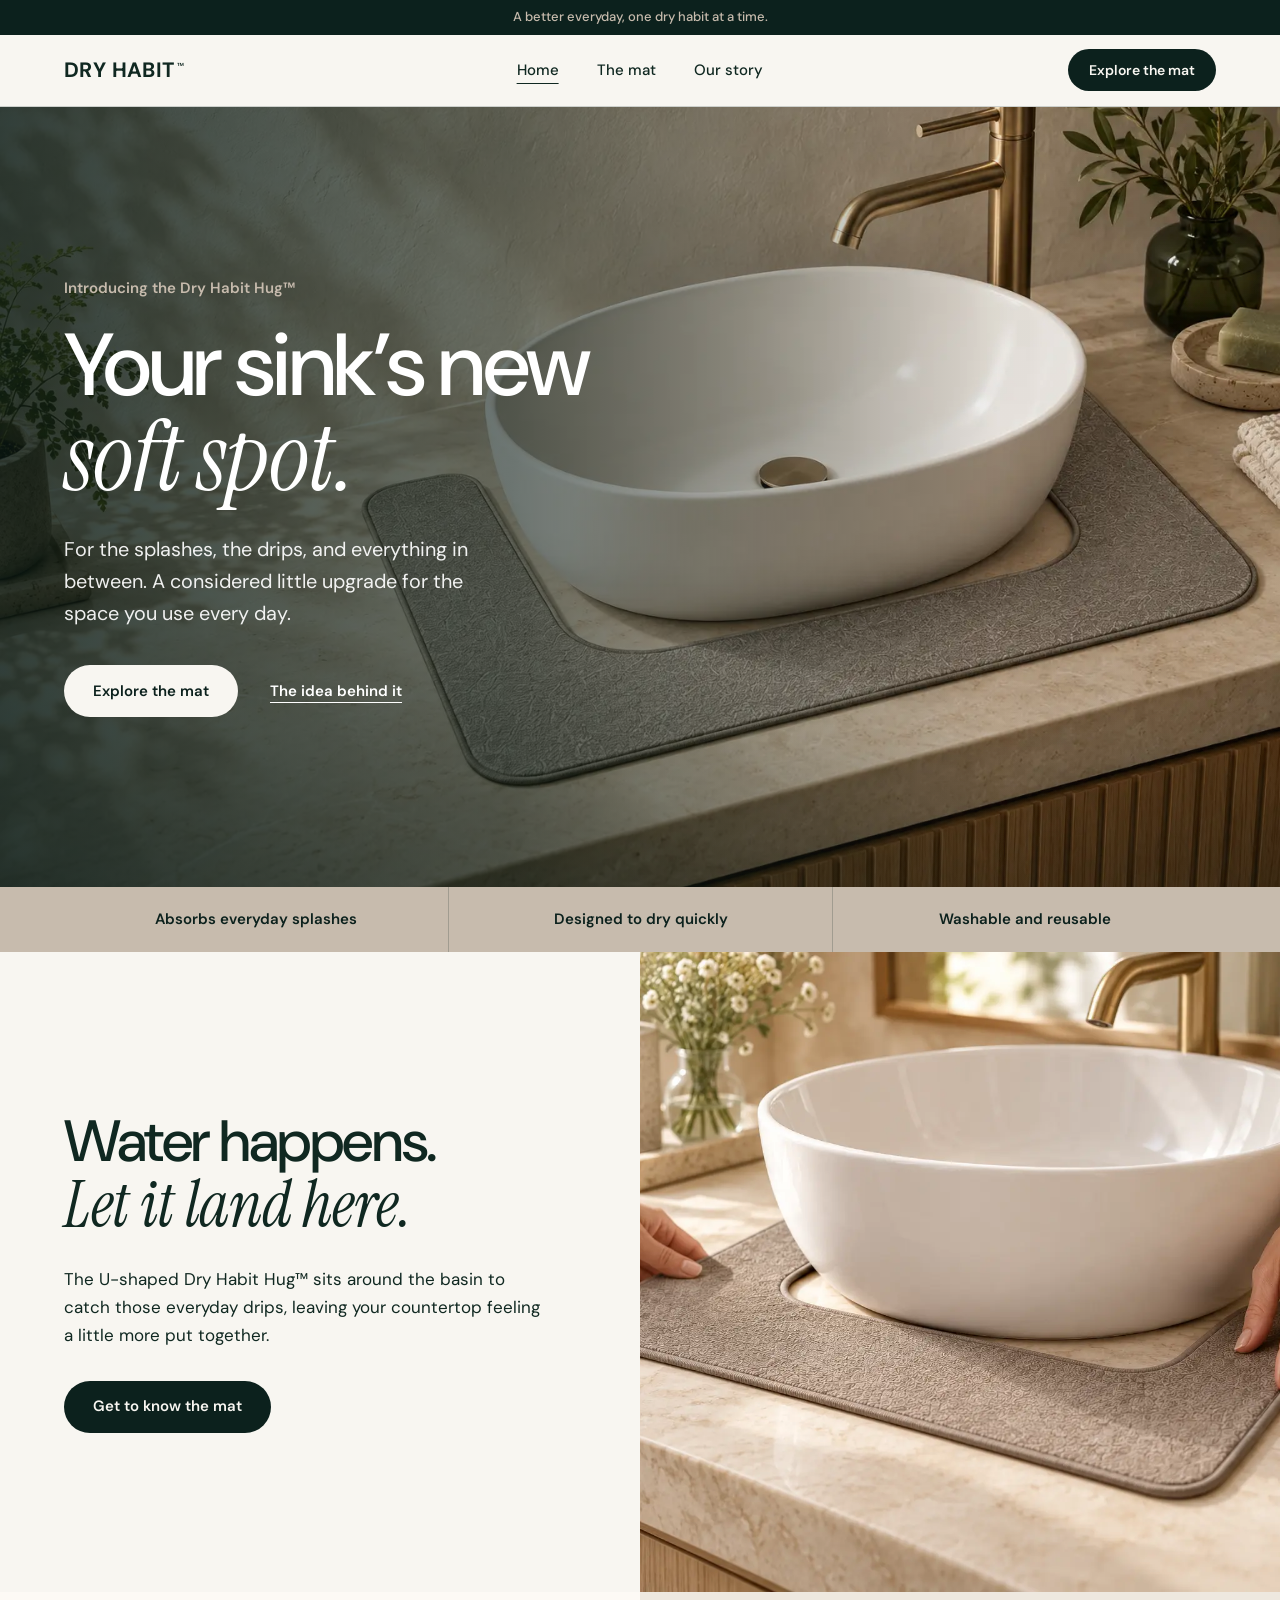
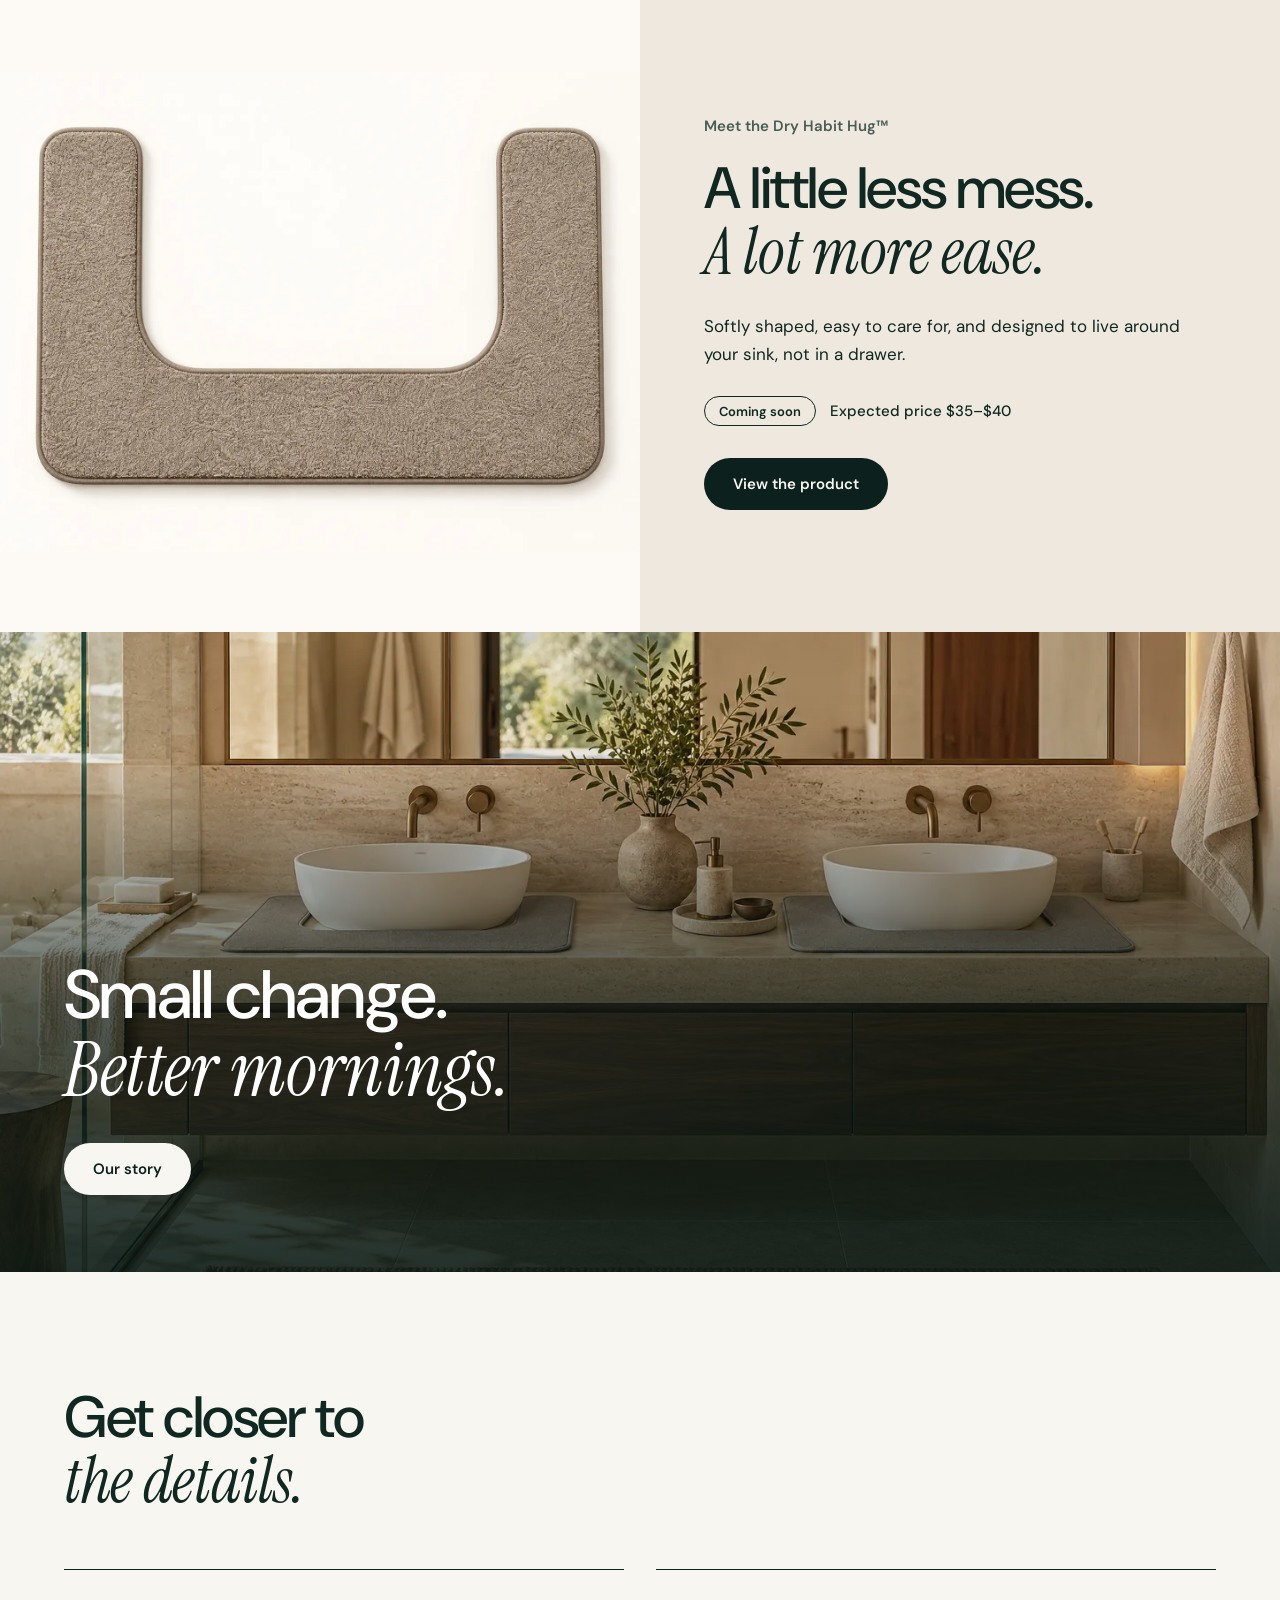
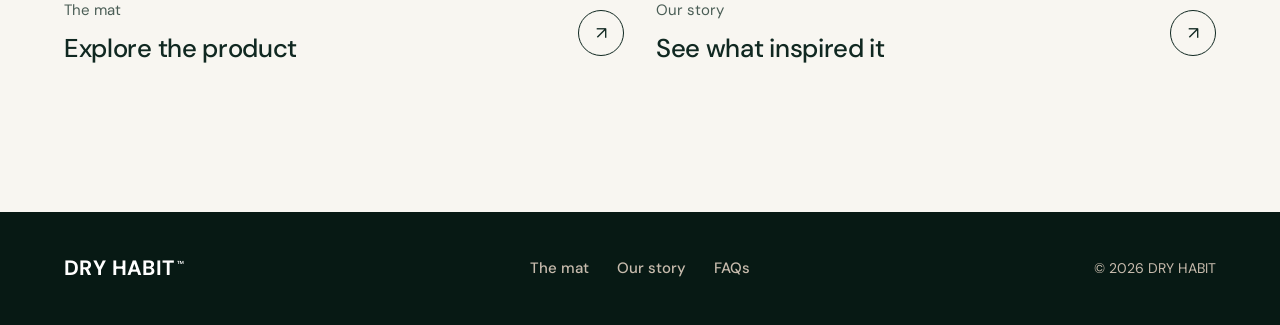
<file: index.html>
<!doctype html>
<html lang="en">
<head>
<meta charset="utf-8">
<meta name="viewport" content="width=device-width,initial-scale=1">
<meta name="theme-color" content="#0c211d">
<title>Dry Habit — A better everyday</title>
<meta name="description" content="Dry Habit Hug™ is a considered bathroom vanity mat that catches everyday splashes around the sink.">
<meta property="og:type" content="website">
<meta property="og:title" content="Dry Habit — A better everyday">
<meta property="og:description" content="Dry Habit Hug™ is a considered bathroom vanity mat that catches everyday splashes around the sink.">
<meta property="og:image" content="https://oliviahaliulin.github.io/DRYHABIT/assets/dry-habit-vanity.webp">
<link rel="icon" href="data:image/svg+xml,%3Csvg xmlns='http://www.w3.org/2000/svg' viewBox='0 0 32 32'%3E%3Crect width='32' height='32' rx='7' fill='%230c211d'/%3E%3Cpath d='M10 8h6a8 8 0 0 1 0 16h-6z' fill='none' stroke='%23c7bbad' stroke-width='3'/%3E%3C/svg%3E">
<link rel="preconnect" href="https://fonts.googleapis.com">
<link rel="preconnect" href="https://fonts.gstatic.com" crossorigin>
<link href="https://fonts.googleapis.com/css2?family=DM+Sans:opsz,wght@9..40,400;9..40,500;9..40,600;9..40,700&family=Instrument+Serif:ital@0;1&display=swap" rel="stylesheet">
<link rel="stylesheet" href="styles.css">
</head>
<body>
<a class="skip-link" href="#main">Skip to content</a>
<div class="progress" aria-hidden="true"></div>
<div class="announcement">A better everyday, one dry habit at a time.</div>
<header class="header">
  <a href="index.html" class="logo" aria-label="Dry Habit home">DRY HABIT<sup>™</sup></a>
  <nav class="desktop-links" aria-label="Main navigation"><a href="index.html" aria-current="page">Home</a><a href="product.html">The mat</a><a href="story.html">Our story</a></nav>
  <a class="pill pill-dark pill-sm nav-action" href="product.html">Explore the mat</a>
  <button class="menu-button" type="button" aria-expanded="false" aria-controls="mobile-menu" aria-label="Open menu"><span></span><span></span></button>
</header>
<nav class="mobile-menu" id="mobile-menu" aria-label="Mobile navigation" hidden><a href="index.html" aria-current="page">Home</a><a href="product.html">The mat</a><a href="story.html">Our story</a></nav>
<main id="main">

<section class="hero" aria-labelledby="hero-heading">
  <img class="hero-photo" src="assets/dry-habit-vanity.webp" width="1536" height="1024" alt="Taupe U-shaped mat placed around a white vessel sink on a stone vanity" fetchpriority="high">
  <div class="hero-shade"></div>
  <div class="hero-content">
    <p class="overline light">Introducing the Dry Habit Hug™</p>
    <h1 id="hero-heading">Your sink’s new <em>soft spot.</em></h1>
    <p class="lede">For the splashes, the drips, and everything in between. A considered little upgrade for the space you use every day.</p>
    <div class="hero-actions">
      <a class="pill pill-light" href="product.html">Explore the mat</a>
      <a class="text-link" href="story.html">The idea behind it</a>
    </div>
  </div>
</section>

<ul class="benefit-bar" aria-label="Product highlights">
  <li>Absorbs everyday splashes</li>
  <li>Designed to dry quickly</li>
  <li>Washable and reusable</li>
</ul>

<section class="split home-feature" aria-labelledby="home-feature-title">
  <div class="split-copy">
    <h2 id="home-feature-title">Water happens. <em>Let it land here.</em></h2>
    <p>The U-shaped Dry Habit Hug™ sits around the basin to catch those everyday drips, leaving your countertop feeling a little more put together.</p>
    <a class="pill pill-dark" href="product.html">Get to know the mat</a>
  </div>
  <div class="split-media"><img src="assets/dry-habit-placement.webp" width="1536" height="1024" alt="Hands placing the mat around a vessel sink" loading="lazy"></div>
</section>

<section class="split home-product" aria-labelledby="home-product-title">
  <div class="split-media is-contain"><img src="assets/dry-habit-product.webp" width="1448" height="1086" alt="Overhead view of the U-shaped vanity mat" loading="lazy"></div>
  <div class="split-copy">
    <p class="overline">Meet the Dry Habit Hug™</p>
    <h2 id="home-product-title">A little less mess. <em>A lot more ease.</em></h2>
    <p>Softly shaped, easy to care for, and designed to live around your sink, not in a drawer.</p>
    <div class="price-tag"><span class="badge">Coming soon</span><span>Expected price $35–$40</span></div>
    <a class="pill pill-dark" href="product.html">View the product</a>
  </div>
</section>

<section class="banner" aria-labelledby="banner-title">
  <img src="assets/dry-habit-interior.webp" width="1536" height="1024" alt="Warm double-sink bathroom with vanity mats around each sink" loading="lazy">
  <div>
    <h2 id="banner-title">Small change. <em>Better mornings.</em></h2>
    <a class="pill pill-light" href="story.html">Our story</a>
  </div>
</section>

<section class="home-next" aria-labelledby="next-title">
  <h2 id="next-title">Get closer to <em>the details.</em></h2>
  <div class="next-links">
    <a href="product.html"><span>The mat</span><strong>Explore the product</strong><b aria-hidden="true">↗</b></a>
    <a href="story.html"><span>Our story</span><strong>See what inspired it</strong><b aria-hidden="true">↗</b></a>
  </div>
</section>

</main>
<footer class="footer">
  <a href="index.html" class="logo">DRY HABIT<sup>™</sup></a>
  <nav class="footer-links" aria-label="Footer"><a href="product.html">The mat</a><a href="story.html">Our story</a><a href="product.html#questions">FAQs</a></nav>
  <span class="footer-copy">© <span id="year">2026</span> DRY HABIT</span>
</footer>
<script src="site.js" defer></script>
</body>
</html>
</file>
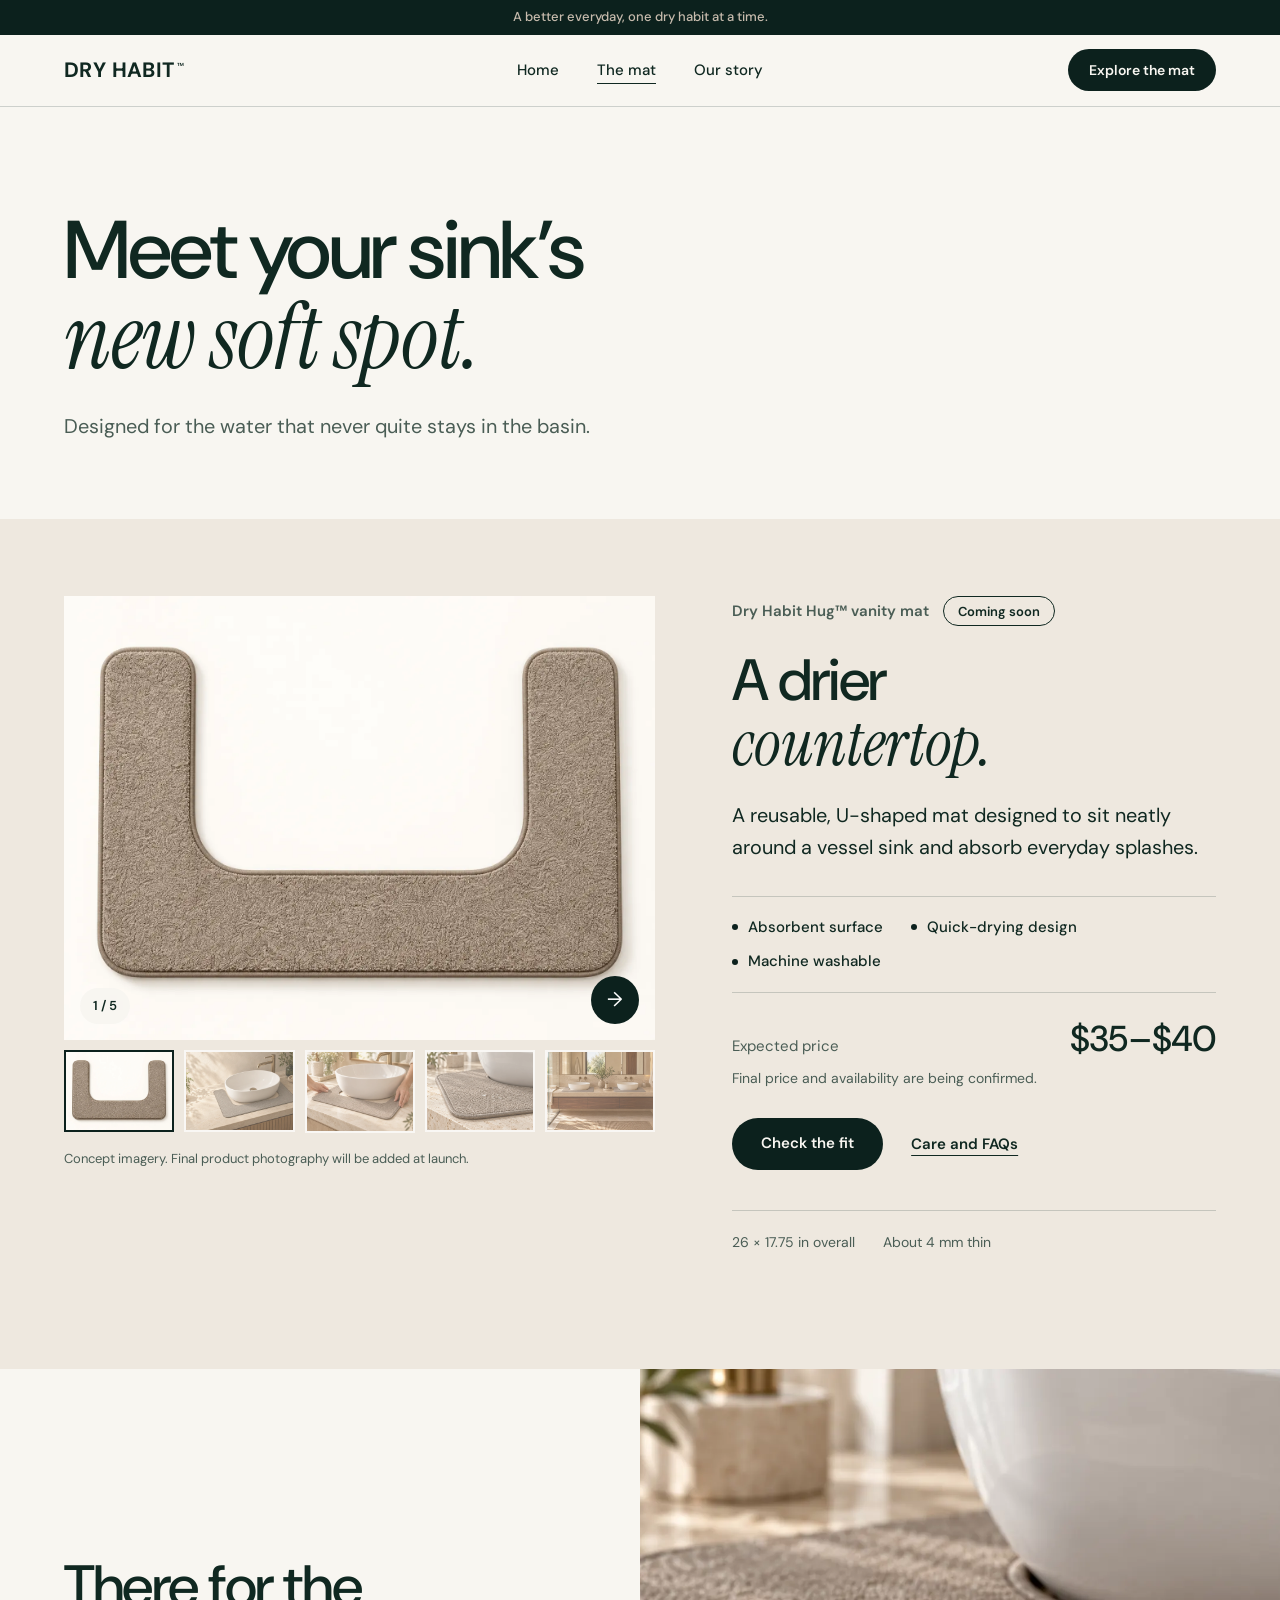
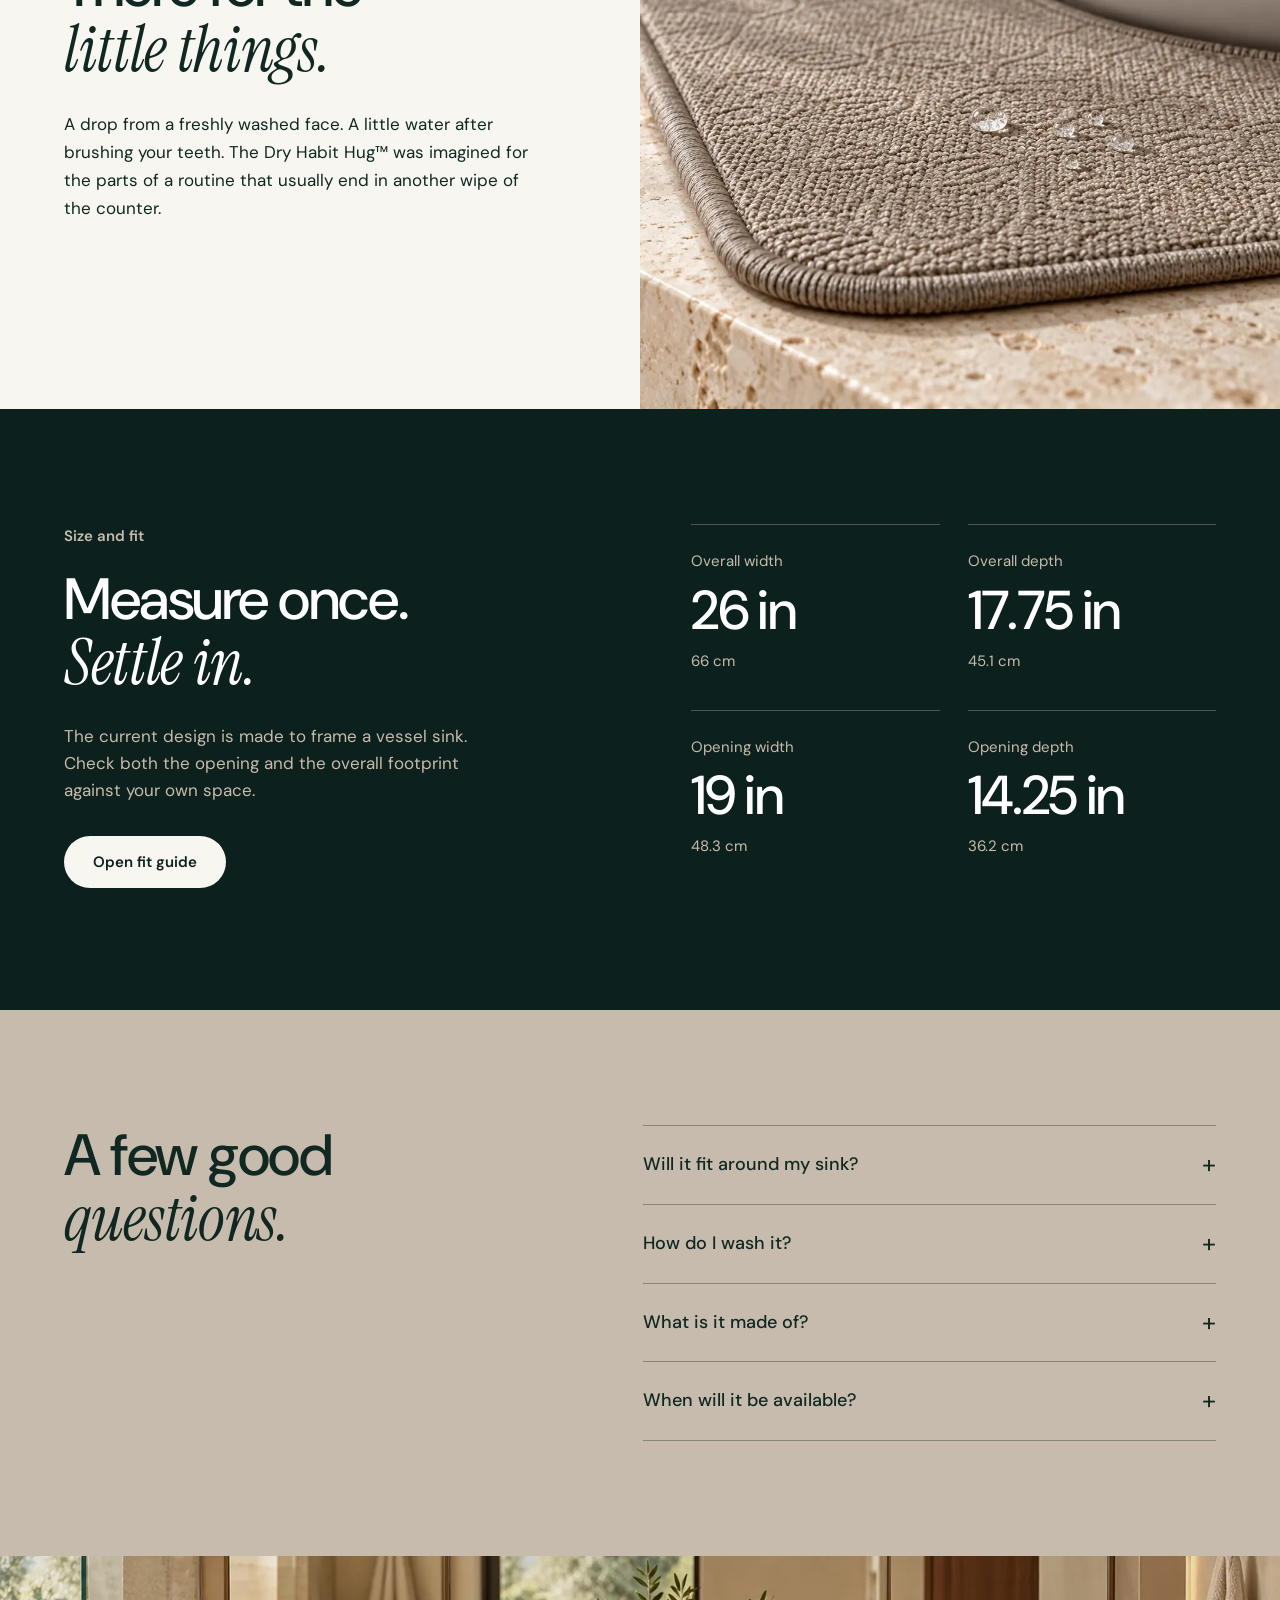
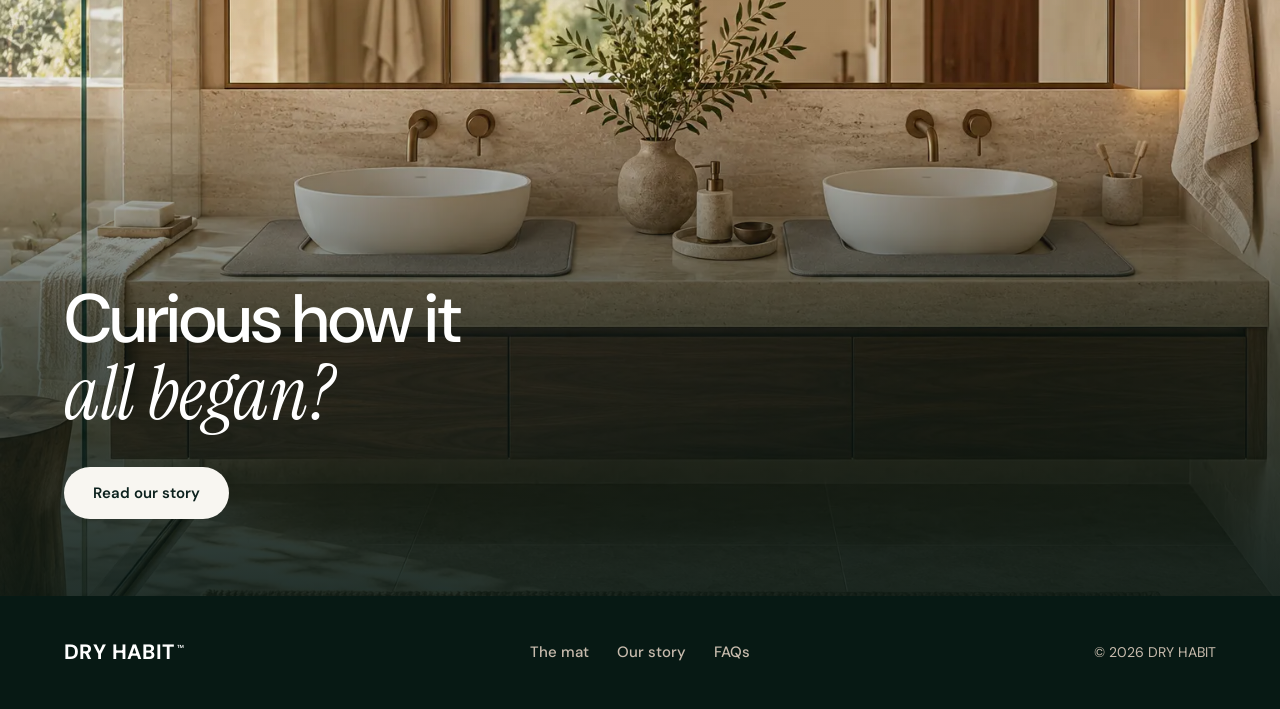
<file: product.html>
<!doctype html>
<html lang="en">
<head>
<meta charset="utf-8">
<meta name="viewport" content="width=device-width,initial-scale=1">
<meta name="theme-color" content="#0c211d">
<title>The mat — Dry Habit</title>
<meta name="description" content="Dry Habit Hug™ is a reusable U-shaped vanity mat that sits around a vessel sink. See sizing, care and fit details.">
<meta property="og:type" content="website">
<meta property="og:title" content="The mat — Dry Habit">
<meta property="og:description" content="Dry Habit Hug™ is a reusable U-shaped vanity mat that sits around a vessel sink. See sizing, care and fit details.">
<meta property="og:image" content="https://oliviahaliulin.github.io/DRYHABIT/assets/dry-habit-vanity.webp">
<link rel="icon" href="data:image/svg+xml,%3Csvg xmlns='http://www.w3.org/2000/svg' viewBox='0 0 32 32'%3E%3Crect width='32' height='32' rx='7' fill='%230c211d'/%3E%3Cpath d='M10 8h6a8 8 0 0 1 0 16h-6z' fill='none' stroke='%23c7bbad' stroke-width='3'/%3E%3C/svg%3E">
<link rel="preconnect" href="https://fonts.googleapis.com">
<link rel="preconnect" href="https://fonts.gstatic.com" crossorigin>
<link href="https://fonts.googleapis.com/css2?family=DM+Sans:opsz,wght@9..40,400;9..40,500;9..40,600;9..40,700&family=Instrument+Serif:ital@0;1&display=swap" rel="stylesheet">
<link rel="stylesheet" href="styles.css">
</head>
<body>
<a class="skip-link" href="#main">Skip to content</a>
<div class="progress" aria-hidden="true"></div>
<div class="announcement">A better everyday, one dry habit at a time.</div>
<header class="header">
  <a href="index.html" class="logo" aria-label="Dry Habit home">DRY HABIT<sup>™</sup></a>
  <nav class="desktop-links" aria-label="Main navigation"><a href="index.html">Home</a><a href="product.html" aria-current="page">The mat</a><a href="story.html">Our story</a></nav>
  <a class="pill pill-dark pill-sm nav-action" href="product.html">Explore the mat</a>
  <button class="menu-button" type="button" aria-expanded="false" aria-controls="mobile-menu" aria-label="Open menu"><span></span><span></span></button>
</header>
<nav class="mobile-menu" id="mobile-menu" aria-label="Mobile navigation" hidden><a href="index.html">Home</a><a href="product.html" aria-current="page">The mat</a><a href="story.html">Our story</a></nav>
<main id="main">

<div class="page-intro">
  <h1>Meet your sink’s <em>new soft spot.</em></h1>
  <p class="lede">Designed for the water that never quite stays in the basin.</p>
</div>

<section class="product" id="product" aria-labelledby="product-heading">
  <div class="product-gallery">
    <div class="gallery-stage">
      <img id="gallery-image" src="assets/dry-habit-product.webp" width="1448" height="1086" alt="Overhead view of the U-shaped Dry Habit mat on an ivory background">
      <span class="gallery-count" id="gallery-count">1 / 5</span>
      <button class="gallery-next" id="gallery-next" type="button" aria-label="Show next product image">→</button>
    </div>
    <div class="gallery-thumbs" role="group" aria-label="Product image gallery">
      <button class="thumb is-active" type="button" data-index="0" aria-label="Show product view" aria-pressed="true"><img src="assets/dry-habit-product.webp" width="1448" height="1086" alt=""></button>
      <button class="thumb" type="button" data-index="1" aria-label="Show mat around sink" aria-pressed="false"><img src="assets/dry-habit-vanity.webp" width="1536" height="1024" alt=""></button>
      <button class="thumb" type="button" data-index="2" aria-label="Show placement" aria-pressed="false"><img src="assets/dry-habit-placement.webp" width="1536" height="1024" alt=""></button>
      <button class="thumb" type="button" data-index="3" aria-label="Show texture detail" aria-pressed="false"><img src="assets/dry-habit-detail.webp" width="1448" height="1086" alt=""></button>
      <button class="thumb" type="button" data-index="4" aria-label="Show bathroom setting" aria-pressed="false"><img src="assets/dry-habit-interior.webp" width="1536" height="1024" alt=""></button>
    </div>
    <p class="gallery-note">Concept imagery. Final product photography will be added at launch.</p>
  </div>

  <div class="product-content">
    <div class="product-meta">
      <p class="overline">Dry Habit Hug™ vanity mat</p>
      <span class="badge">Coming soon</span>
    </div>
    <h2 id="product-heading">A drier <em>countertop.</em></h2>
    <p class="product-lede">A reusable, U-shaped mat designed to sit neatly around a vessel sink and absorb everyday splashes.</p>
    <ul class="product-points">
      <li>Absorbent surface</li>
      <li>Quick-drying design</li>
      <li>Machine washable</li>
    </ul>
    <div class="price-row"><span>Expected price</span><strong>$35–$40</strong></div>
    <p class="price-note">Final price and availability are being confirmed.</p>
    <div class="product-actions">
      <button class="pill pill-dark" id="fit-button" type="button">Check the fit</button>
      <a class="text-link" href="#questions">Care and FAQs</a>
    </div>
    <div class="product-mini"><span>26 × 17.75 in overall</span><span>About 4 mm thin</span></div>
  </div>
</section>

<section class="split product-editorial" aria-labelledby="editorial-title">
  <div class="split-copy">
    <h2 id="editorial-title">There for the <em>little things.</em></h2>
    <p>A drop from a freshly washed face. A little water after brushing your teeth. The Dry Habit Hug™ was imagined for the parts of a routine that usually end in another wipe of the counter.</p>
  </div>
  <div class="split-media"><img src="assets/dry-habit-detail.webp" width="1448" height="1086" alt="Close view of the textured mat surface and edge" loading="lazy"></div>
</section>

<section class="dimensions" id="dimensions" aria-labelledby="dimensions-title">
  <div>
    <p class="overline light">Size and fit</p>
    <h2 id="dimensions-title">Measure once. <em>Settle in.</em></h2>
    <p class="lede">The current design is made to frame a vessel sink. Check both the opening and the overall footprint against your own space.</p>
    <button class="pill pill-light" id="fit-button-secondary" type="button">Open fit guide</button>
  </div>
  <div class="dimension-grid">
    <div><span>Overall width</span><strong>26 in</strong><small>66 cm</small></div>
    <div><span>Overall depth</span><strong>17.75 in</strong><small>45.1 cm</small></div>
    <div><span>Opening width</span><strong>19 in</strong><small>48.3 cm</small></div>
    <div><span>Opening depth</span><strong>14.25 in</strong><small>36.2 cm</small></div>
  </div>
</section>

<section class="questions" id="questions" aria-labelledby="questions-heading">
  <h2 id="questions-heading">A few good <em>questions.</em></h2>
  <div class="question-list">
    <details><summary>Will it fit around my sink?<span aria-hidden="true">+</span></summary><p>The current design measures 26 × 17.75 inches overall, with a 19 × 14.25 inch opening. Measure the sink base and clear countertop space. Fit also depends on sink shape and placement.</p></details>
    <details><summary>How do I wash it?<span aria-hidden="true">+</span></summary><p>Machine wash cold and hang or lay flat to dry. Do not use bleach or fabric softener.</p></details>
    <details><summary>What is it made of?<span aria-hidden="true">+</span></summary><p>The final material composition is still being confirmed. We’ll publish the full material details before the product becomes available.</p></details>
    <details><summary>When will it be available?<span aria-hidden="true">+</span></summary><p>Availability and final pricing are still being confirmed. This page will be updated with purchase details when the mat is ready.</p></details>
  </div>
</section>

<section class="banner" aria-labelledby="cross-title">
  <img src="assets/dry-habit-interior.webp" width="1536" height="1024" alt="Double-sink bathroom featuring the mat" loading="lazy">
  <div>
    <h2 id="cross-title">Curious how it <em>all began?</em></h2>
    <a class="pill pill-light" href="story.html">Read our story</a>
  </div>
</section>

<dialog class="fit-dialog" id="fit-dialog" aria-labelledby="fit-title">
  <button class="dialog-close" id="dialog-close" type="button" aria-label="Close fit guide">×</button>
  <p class="overline">Before you buy</p>
  <h2 id="fit-title">Find your fit.</h2>
  <p>Measure your sink base and the clear counter space around it. The opening and overall footprint both need room to sit flat.</p>
  <div class="fit-measures">
    <div><span>Overall mat</span><strong>26 × 17.75 in</strong><small>66 × 45.1 cm</small></div>
    <div><span>Inner opening</span><strong>19 × 14.25 in</strong><small>48.3 × 36.2 cm</small></div>
  </div>
  <p class="fit-caveat">Dimensions are from the current design. Fit depends on sink shape and placement; measure before purchasing.</p>
  <button class="pill pill-dark" id="dialog-done" type="button">Got it</button>
</dialog>

</main>
<footer class="footer">
  <a href="index.html" class="logo">DRY HABIT<sup>™</sup></a>
  <nav class="footer-links" aria-label="Footer"><a href="product.html">The mat</a><a href="story.html">Our story</a><a href="product.html#questions">FAQs</a></nav>
  <span class="footer-copy">© <span id="year">2026</span> DRY HABIT</span>
</footer>
<script src="site.js" defer></script>
</body>
</html>
</file>
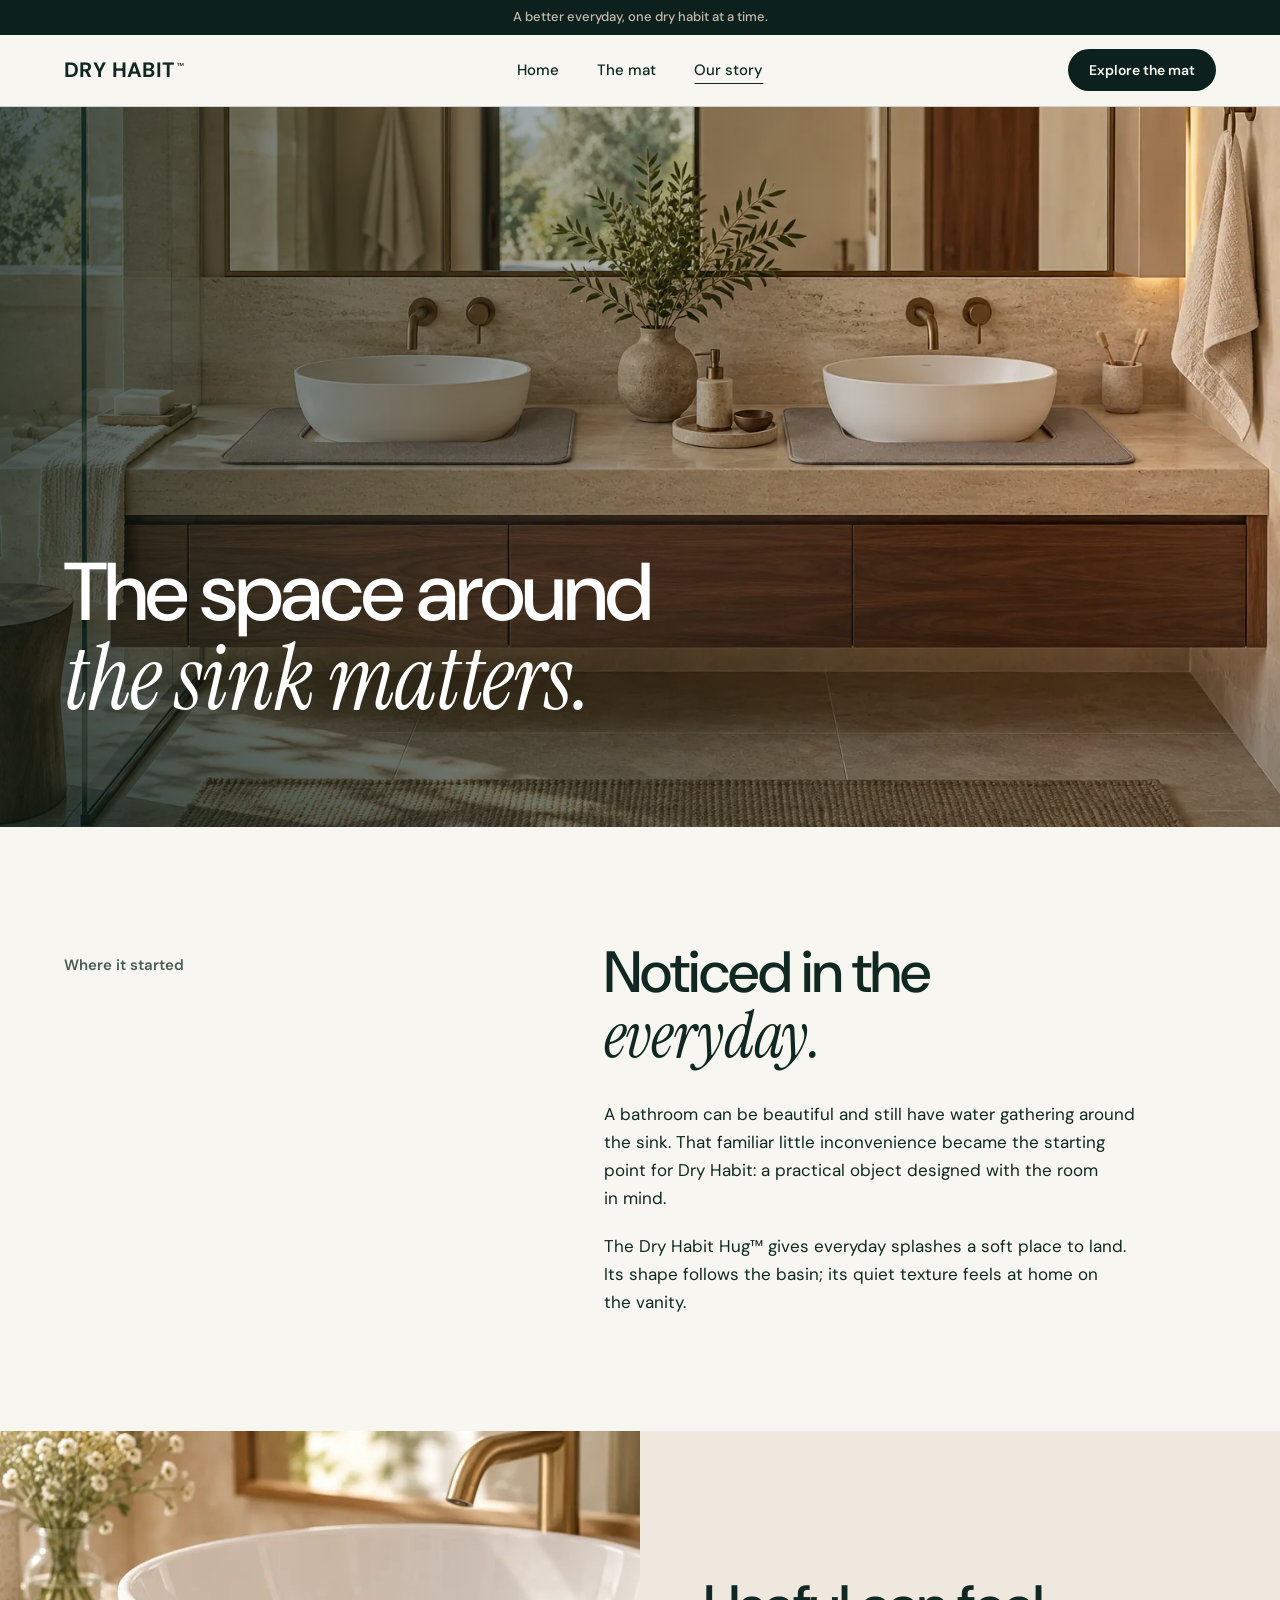
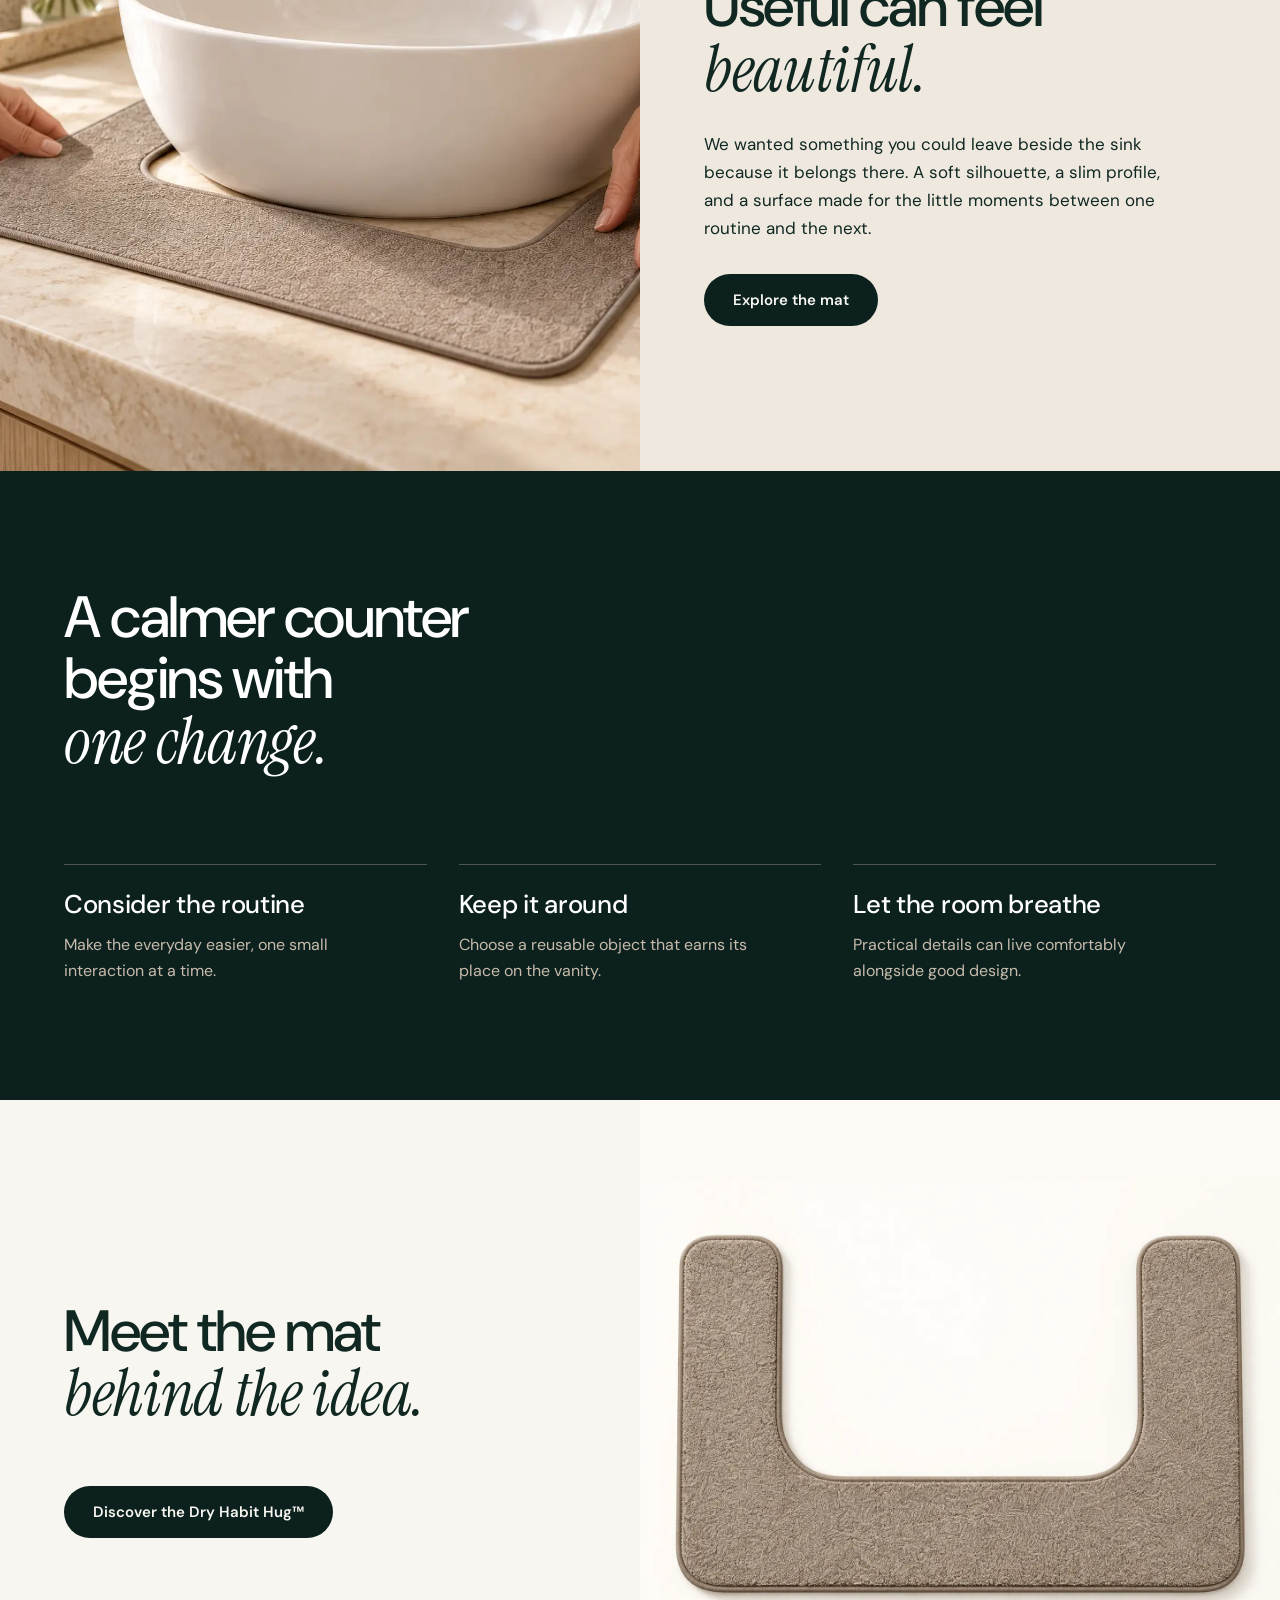
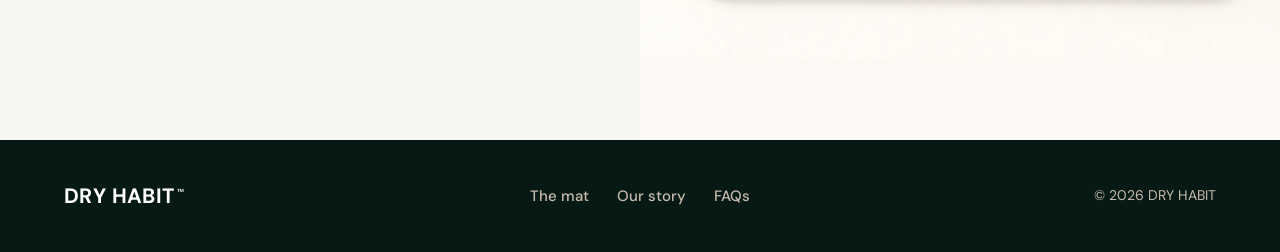
<file: story.html>
<!doctype html>
<html lang="en">
<head>
<meta charset="utf-8">
<meta name="viewport" content="width=device-width,initial-scale=1">
<meta name="theme-color" content="#0c211d">
<title>Our story — Dry Habit</title>
<meta name="description" content="The space around the sink matters. Learn where the Dry Habit Hug™ started and the thinking behind it.">
<meta property="og:type" content="website">
<meta property="og:title" content="Our story — Dry Habit">
<meta property="og:description" content="The space around the sink matters. Learn where the Dry Habit Hug™ started and the thinking behind it.">
<meta property="og:image" content="https://oliviahaliulin.github.io/DRYHABIT/assets/dry-habit-vanity.webp">
<link rel="icon" href="data:image/svg+xml,%3Csvg xmlns='http://www.w3.org/2000/svg' viewBox='0 0 32 32'%3E%3Crect width='32' height='32' rx='7' fill='%230c211d'/%3E%3Cpath d='M10 8h6a8 8 0 0 1 0 16h-6z' fill='none' stroke='%23c7bbad' stroke-width='3'/%3E%3C/svg%3E">
<link rel="preconnect" href="https://fonts.googleapis.com">
<link rel="preconnect" href="https://fonts.gstatic.com" crossorigin>
<link href="https://fonts.googleapis.com/css2?family=DM+Sans:opsz,wght@9..40,400;9..40,500;9..40,600;9..40,700&family=Instrument+Serif:ital@0;1&display=swap" rel="stylesheet">
<link rel="stylesheet" href="styles.css">
</head>
<body>
<a class="skip-link" href="#main">Skip to content</a>
<div class="progress" aria-hidden="true"></div>
<div class="announcement">A better everyday, one dry habit at a time.</div>
<header class="header">
  <a href="index.html" class="logo" aria-label="Dry Habit home">DRY HABIT<sup>™</sup></a>
  <nav class="desktop-links" aria-label="Main navigation"><a href="index.html">Home</a><a href="product.html">The mat</a><a href="story.html" aria-current="page">Our story</a></nav>
  <a class="pill pill-dark pill-sm nav-action" href="product.html">Explore the mat</a>
  <button class="menu-button" type="button" aria-expanded="false" aria-controls="mobile-menu" aria-label="Open menu"><span></span><span></span></button>
</header>
<nav class="mobile-menu" id="mobile-menu" aria-label="Mobile navigation" hidden><a href="index.html">Home</a><a href="product.html">The mat</a><a href="story.html" aria-current="page">Our story</a></nav>
<main id="main">

<section class="story-hero">
  <img src="assets/dry-habit-interior.webp" width="1536" height="1024" alt="Warm contemporary bathroom with two vessel sinks" fetchpriority="high">
  <div><h1>The space around <em>the sink matters.</em></h1></div>
</section>

<section class="story-lead">
  <p class="overline">Where it started</p>
  <div>
    <h2>Noticed in the <em>everyday.</em></h2>
    <p>A bathroom can be beautiful and still have water gathering around the sink. That familiar little inconvenience became the starting point for Dry Habit: a practical object designed with the room in mind.</p>
    <p>The Dry Habit Hug™ gives everyday splashes a soft place to land. Its shape follows the basin; its quiet texture feels at home on the vanity.</p>
  </div>
</section>

<section class="split story-moment" aria-labelledby="moment-title">
  <div class="split-media"><img src="assets/dry-habit-placement.webp" width="1536" height="1024" alt="Hands positioning the mat around the sink" loading="lazy"></div>
  <div class="split-copy">
    <h2 id="moment-title">Useful can feel <em>beautiful.</em></h2>
    <p>We wanted something you could leave beside the sink because it belongs there. A soft silhouette, a slim profile, and a surface made for the little moments between one routine and the next.</p>
    <a class="pill pill-dark" href="product.html">Explore the mat</a>
  </div>
</section>

<section class="story-values" aria-labelledby="values-title">
  <h2 id="values-title">A calmer counter begins with <em>one change.</em></h2>
  <div>
    <article><h3>Consider the routine</h3><p>Make the everyday easier, one small interaction at a time.</p></article>
    <article><h3>Keep it around</h3><p>Choose a reusable object that earns its place on the vanity.</p></article>
    <article><h3>Let the room breathe</h3><p>Practical details can live comfortably alongside good design.</p></article>
  </div>
</section>

<section class="split story-outro" aria-labelledby="outro-title">
  <div class="split-copy">
    <h2 id="outro-title">Meet the mat <em>behind the idea.</em></h2>
    <a class="pill pill-dark" href="product.html">Discover the Dry Habit Hug™</a>
  </div>
  <div class="split-media is-contain"><img src="assets/dry-habit-product.webp" width="1448" height="1086" alt="Overhead view of the U-shaped Dry Habit mat" loading="lazy"></div>
</section>

</main>
<footer class="footer">
  <a href="index.html" class="logo">DRY HABIT<sup>™</sup></a>
  <nav class="footer-links" aria-label="Footer"><a href="product.html">The mat</a><a href="story.html">Our story</a><a href="product.html#questions">FAQs</a></nav>
  <span class="footer-copy">© <span id="year">2026</span> DRY HABIT</span>
</footer>
<script src="site.js" defer></script>
</body>
</html>
</file>
<file: styles.css>
/* ==========================================================================
   DRY HABIT — stylesheet
   One sans (DM Sans) for everything, one serif italic (Instrument Serif)
   for the accent line in headlines. Tracking is kept at or near zero;
   headings get only a light negative tightening.
   ========================================================================== */

:root {
  --forest: #0c211d;
  --forest-soft: #17372f;
  --stone: #c7bbad;
  --cream: #f8f6f1;
  --chalk: #eee8df;
  --ink: #102821;
  --muted: #4a5d55;
  --line: rgba(16, 40, 33, 0.18);
  --line-light: rgba(199, 187, 173, 0.35);

  --sans: "DM Sans", system-ui, -apple-system, "Segoe UI", Arial, sans-serif;
  --serif: "Instrument Serif", Georgia, "Times New Roman", serif;

  /* Type scale */
  --fs-hero: clamp(2.75rem, 1.5rem + 5vw, 6rem);
  --fs-h1: clamp(2.75rem, 1.6rem + 4.4vw, 5.5rem);
  --fs-h2: clamp(2.25rem, 1.4rem + 2.8vw, 4.25rem);
  --fs-h3: clamp(1.25rem, 1.05rem + 0.7vw, 1.625rem);
  --fs-lede: clamp(1.0625rem, 1rem + 0.3vw, 1.25rem);

  /* Layout */
  --gutter: max(clamp(20px, 5vw, 80px), calc((100vw - 1400px) / 2));
  --section: clamp(72px, 9vw, 136px);
  --header-h: 72px;
  --ease: cubic-bezier(0.22, 1, 0.36, 1);
}

/* ---------- Base ---------- */
*,
*::before,
*::after { box-sizing: border-box; }

html {
  scroll-behavior: smooth;
  scroll-padding-top: 96px;
  -webkit-text-size-adjust: 100%;
}

body {
  margin: 0;
  background: var(--cream);
  color: var(--ink);
  font-family: var(--sans);
  font-size: 1.0625rem;
  line-height: 1.65;
  font-kerning: normal;
  font-optical-sizing: auto;
  text-rendering: optimizeLegibility;
  -webkit-font-smoothing: antialiased;
}

body:has(dialog[open]) { overflow: hidden; }

img { display: block; max-width: 100%; height: auto; }
a { color: inherit; text-decoration: none; }
button { font: inherit; color: inherit; }
button, a, summary { -webkit-tap-highlight-color: transparent; }
p { margin: 0; text-wrap: pretty; }
ul { margin: 0; padding: 0; list-style: none; }
[hidden] { display: none !important; }
::selection { background: var(--stone); color: var(--forest); }

:focus-visible {
  outline: 2px solid currentColor;
  outline-offset: 3px;
  border-radius: 2px;
}

.skip-link {
  position: fixed;
  left: 14px;
  top: -100px;
  z-index: 100;
  padding: 12px 16px;
  background: #fff;
  color: var(--ink);
}
.skip-link:focus { top: 14px; }

.progress {
  position: fixed;
  z-index: 100;
  top: 0;
  left: 0;
  width: 100%;
  height: 3px;
  background: var(--stone);
  transform: scaleX(0);
  transform-origin: left;
  pointer-events: none;
}

/* ---------- Typography ---------- */
h1, h2, h3 {
  margin: 0;
  font-family: var(--sans);
  font-weight: 500;
  text-wrap: balance;
  overflow-wrap: normal;
}

h1 { font-size: var(--fs-h1); line-height: 1.02; letter-spacing: -0.03em; }
h2 { font-size: var(--fs-h2); line-height: 1.06; letter-spacing: -0.025em; }
h3 { font-size: var(--fs-h3); line-height: 1.2; letter-spacing: -0.012em; }

/* The serif accent line that finishes a headline */
h1 em,
h2 em {
  display: block;
  font-family: var(--serif);
  font-style: italic;
  font-weight: 400;
  font-size: 1.1em;
  line-height: 1;
  letter-spacing: -0.005em;
}

.overline {
  margin: 0 0 20px;
  font-size: 0.9375rem;
  font-weight: 600;
  letter-spacing: 0;
  color: var(--muted);
}
.overline.light { color: var(--stone); }

.lede {
  font-size: var(--fs-lede);
  line-height: 1.6;
  max-width: 34rem;
}

/* ---------- Buttons & links ---------- */
.pill {
  display: inline-flex;
  align-items: center;
  justify-content: center;
  gap: 10px;
  min-height: 52px;
  padding: 0 28px;
  border: 1px solid transparent;
  border-radius: 999px;
  font-size: 0.9375rem;
  font-weight: 600;
  line-height: 1;
  letter-spacing: 0;
  white-space: nowrap;
  cursor: pointer;
  transition: background 0.25s, color 0.25s, border-color 0.25s;
}
.pill-sm { min-height: 42px; padding: 0 20px; font-size: 0.875rem; }
.pill-light { background: var(--cream); color: var(--forest); }
.pill-light:hover { background: var(--stone); }
.pill-dark { background: var(--forest); color: var(--cream); }
.pill-dark:hover { background: var(--forest-soft); }

.text-link {
  font-size: 0.9375rem;
  font-weight: 600;
  text-decoration: underline;
  text-decoration-thickness: 1px;
  text-underline-offset: 0.4em;
  transition: opacity 0.2s;
}
.text-link:hover { opacity: 0.7; }

.badge {
  display: inline-flex;
  align-items: center;
  min-height: 30px;
  padding: 0 14px;
  border: 1px solid currentColor;
  border-radius: 999px;
  font-size: 0.8125rem;
  font-weight: 600;
  line-height: 1;
  white-space: nowrap;
}

/* ---------- Header ---------- */
.announcement {
  padding: 9px 16px;
  background: var(--forest);
  color: var(--stone);
  text-align: center;
  font-size: 0.8125rem;
  font-weight: 500;
  line-height: 1.3;
}

.header {
  position: sticky;
  top: 0;
  z-index: 40;
  height: var(--header-h);
  display: grid;
  grid-template-columns: 1fr auto 1fr;
  align-items: center;
  padding-inline: var(--gutter);
  background: rgba(248, 246, 241, 0.92);
  -webkit-backdrop-filter: blur(14px);
  backdrop-filter: blur(14px);
  border-bottom: 1px solid var(--line);
}

.logo {
  font-size: 1.3rem;
  font-weight: 700;
  line-height: 1;
  letter-spacing: 0.02em;
  white-space: nowrap;
}
.logo sup { margin-left: 2px; font-size: 0.42em; font-weight: 500; line-height: 0; vertical-align: super; }

.desktop-links { display: flex; gap: clamp(24px, 3vw, 44px); }
.desktop-links a {
  font-size: 0.9375rem;
  font-weight: 500;
  transition: opacity 0.2s;
}
.desktop-links a:hover { opacity: 0.6; }
.desktop-links a[aria-current="page"] {
  text-decoration: underline;
  text-decoration-thickness: 1px;
  text-underline-offset: 8px;
}
.nav-action { justify-self: end; }

.menu-button { display: none; }
.mobile-menu { display: none; }

/* ---------- Hero (home) ---------- */
.hero {
  position: relative;
  overflow: hidden;
  height: min(780px, calc(100svh - 108px));
  min-height: 600px;
  color: #fff;
}
.hero-photo {
  position: absolute;
  inset: 0;
  width: 100%;
  height: 100%;
  object-fit: cover;
  object-position: 58% 55%;
}
.hero-shade {
  position: absolute;
  inset: 0;
  background:
    linear-gradient(90deg, rgba(5, 22, 18, 0.82) 0%, rgba(5, 22, 18, 0.58) 40%, rgba(5, 22, 18, 0.05) 78%),
    linear-gradient(0deg, rgba(5, 22, 18, 0.25), transparent 30%);
}
.hero-content {
  position: relative;
  z-index: 1;
  height: 100%;
  max-width: 100%;
  padding: 0 var(--gutter);
  display: flex;
  flex-direction: column;
  align-items: flex-start;
  justify-content: center;
}
.hero h1 { font-size: var(--fs-hero); line-height: 1; margin-bottom: 28px; max-width: 12ch; }
.hero .lede { max-width: 28rem; margin-bottom: 36px; color: rgba(255, 255, 255, 0.92); }
.hero-actions { display: flex; align-items: center; flex-wrap: wrap; gap: 20px 32px; }

/* ---------- Benefit strip ---------- */
.benefit-bar {
  display: grid;
  grid-template-columns: repeat(3, 1fr);
  background: var(--stone);
  padding-inline: var(--gutter);
}
.benefit-bar li {
  padding: 22px 20px;
  text-align: center;
  font-size: 0.9375rem;
  font-weight: 600;
  line-height: 1.4;
  color: var(--forest);
}
.benefit-bar li + li { border-left: 1px solid rgba(12, 33, 29, 0.2); }

/* ---------- Split sections (image + copy) ---------- */
.split {
  display: grid;
  grid-template-columns: minmax(0, 1fr) minmax(0, 1fr);
}
.split-copy {
  --pl: var(--gutter);
  --pr: clamp(32px, 5vw, 96px);
  align-self: center;
  padding: var(--section) var(--pr) var(--section) var(--pl);
  display: flex;
  flex-direction: column;
  align-items: flex-start;
  min-width: 0;
}
.split-copy h2 { max-width: 16ch; }
.split > .split-copy:last-child { --pl: clamp(32px, 5vw, 96px); --pr: var(--gutter); }
.split-copy h2 { margin-bottom: 28px; }
.split-copy > p:not(.overline) { max-width: 30rem; }
.split-copy .pill,
.split-copy .coming-soon { margin-top: 32px; }
.split-media {
  position: relative;
  min-height: clamp(460px, 50vw, 740px);
  overflow: hidden;
  background: var(--chalk);
}
.split-media img {
  position: absolute;
  inset: 0;
  width: 100%;
  height: 100%;
  object-fit: cover;
}
.split-media.is-contain { background: #fdfaf5; }
.split-media.is-contain img { object-fit: contain; }

.price-tag {
  margin-top: 28px;
  display: flex;
  align-items: center;
  flex-wrap: wrap;
  gap: 12px 14px;
  font-size: 0.9375rem;
  font-weight: 500;
}

.home-product { background: var(--chalk); }
.story-moment { background: var(--chalk); }

/* ---------- Full-bleed banner ---------- */
.banner {
  position: relative;
  display: flex;
  align-items: flex-end;
  min-height: clamp(480px, 50vw, 640px);
  overflow: hidden;
  background: var(--forest);
  color: #fff;
}
.banner > img {
  position: absolute;
  inset: 0;
  width: 100%;
  height: 100%;
  object-fit: cover;
  object-position: center 55%;
}
.banner::before {
  content: "";
  position: absolute;
  inset: 0;
  z-index: 1;
  background: linear-gradient(0deg, rgba(5, 22, 18, 0.88) 0%, rgba(5, 22, 18, 0.66) 42%, rgba(5, 22, 18, 0.08) 80%);
}
.banner > div {
  position: relative;
  z-index: 2;
  padding: var(--section) var(--gutter) clamp(48px, 6vw, 88px);
  padding-top: clamp(160px, 20vw, 260px);
}
.banner h2 { font-size: clamp(2.5rem, 1.4rem + 3.6vw, 5rem); margin-bottom: 36px; }

/* ---------- "Keep exploring" ---------- */
.home-next { padding: var(--section) var(--gutter); background: var(--cream); }
.home-next h2 { margin-bottom: 56px; }
.next-links { display: grid; grid-template-columns: 1fr 1fr; gap: 0 32px; }
.next-links a {
  display: grid;
  grid-template-columns: 1fr auto;
  align-items: center;
  gap: 4px 24px;
  padding: 28px 0;
  border-top: 1px solid var(--forest);
}
.next-links span { grid-column: 1; font-size: 0.9375rem; color: var(--muted); }
.next-links strong { grid-column: 1; font-size: var(--fs-h3); font-weight: 500; letter-spacing: -0.012em; }
.next-links b {
  grid-column: 2;
  grid-row: 1 / span 2;
  display: grid;
  place-items: center;
  width: 46px;
  height: 46px;
  border: 1px solid var(--ink);
  border-radius: 50%;
  font-size: 1.1rem;
  font-weight: 400;
  transition: background 0.25s, color 0.25s;
}
.next-links a:hover b { background: var(--ink); color: var(--cream); }

/* ---------- Page intro (product) ---------- */
.page-intro { padding: clamp(64px, 8vw, 120px) var(--gutter) clamp(48px, 6vw, 88px); background: var(--cream); }
.page-intro h1 { margin-bottom: 28px; max-width: 14ch; }
.page-intro .lede { color: var(--muted); }

/* ---------- Product ---------- */
.product {
  display: grid;
  grid-template-columns: minmax(0, 1.1fr) minmax(0, 0.9fr);
  gap: clamp(40px, 6vw, 100px);
  padding: clamp(56px, 6vw, 96px) var(--gutter) var(--section);
  background: var(--chalk);
}
.product-gallery { min-width: 0; }
.gallery-stage { position: relative; aspect-ratio: 4 / 3; overflow: hidden; background: #fdfaf5; }
.gallery-stage img { width: 100%; height: 100%; object-fit: cover; }
.gallery-count {
  position: absolute;
  left: 16px;
  bottom: 16px;
  padding: 7px 13px;
  border-radius: 999px;
  background: rgba(248, 246, 241, 0.92);
  font-size: 0.8125rem;
  font-weight: 600;
  font-variant-numeric: tabular-nums;
}
.gallery-next {
  position: absolute;
  right: 16px;
  bottom: 16px;
  width: 48px;
  height: 48px;
  border: 0;
  border-radius: 50%;
  background: var(--forest);
  color: #fff;
  font-size: 1.25rem;
  cursor: pointer;
  transition: background 0.25s;
}
.gallery-next:hover { background: var(--forest-soft); }
.gallery-thumbs { display: grid; grid-template-columns: repeat(5, 1fr); gap: 10px; margin-top: 10px; }
.thumb {
  aspect-ratio: 4 / 3;
  padding: 0;
  overflow: hidden;
  border: 2px solid transparent;
  background: #fff;
  opacity: 0.68;
  cursor: pointer;
  transition: opacity 0.2s, border-color 0.2s;
}
.thumb:hover,
.thumb.is-active { opacity: 1; border-color: var(--forest); }
.thumb img { width: 100%; height: 100%; object-fit: cover; }
.gallery-note { margin-top: 16px; font-size: 0.8125rem; line-height: 1.5; color: var(--muted); }

.product-content {
  align-self: start;
  min-width: 0;
}
.product-meta { display: flex; align-items: center; flex-wrap: wrap; gap: 10px 14px; margin-bottom: 24px; }
.product-meta .overline { margin: 0; }
.product-content h2 { margin-bottom: 24px; }
.product-lede { max-width: 30rem; margin-bottom: 32px; font-size: var(--fs-lede); line-height: 1.6; }

.product-points {
  display: flex;
  flex-wrap: wrap;
  gap: 10px 28px;
  padding: 18px 0;
  border-block: 1px solid var(--line);
}
.product-points li {
  display: flex;
  align-items: center;
  gap: 10px;
  font-size: 0.9375rem;
  font-weight: 500;
}
.product-points li::before {
  content: "";
  width: 6px;
  height: 6px;
  border-radius: 50%;
  background: var(--forest);
}

.price-row { display: flex; align-items: baseline; justify-content: space-between; gap: 20px; margin-top: 28px; }
.price-row span { font-size: 0.9375rem; color: var(--muted); }
.price-row strong { font-size: 2.25rem; font-weight: 500; line-height: 1; letter-spacing: -0.025em; }
.price-note { margin: 8px 0 28px; font-size: 0.875rem; color: var(--muted); }
.product-actions { display: flex; align-items: center; flex-wrap: wrap; gap: 20px 28px; }
.product-mini {
  display: flex;
  flex-wrap: wrap;
  gap: 8px 28px;
  margin-top: 40px;
  padding-top: 20px;
  border-top: 1px solid var(--line);
  font-size: 0.875rem;
  color: var(--muted);
}

.product-editorial { background: var(--cream); }
.product-editorial .split-media { min-height: clamp(460px, 50vw, 720px); }

/* ---------- Dimensions ---------- */
.dimensions {
  display: grid;
  grid-template-columns: 1fr 1fr;
  gap: clamp(40px, 8vw, 120px);
  padding: var(--section) var(--gutter);
  background: var(--forest);
  color: var(--stone);
}
.dimensions h2 { margin-bottom: 28px; color: #fff; }
.dimensions .lede { max-width: 28rem; font-size: 1.0625rem; }
.dimensions .pill { margin-top: 32px; }
.dimension-grid { display: grid; grid-template-columns: 1fr 1fr; gap: 0 28px; align-content: start; }
.dimension-grid div {
  display: flex;
  flex-direction: column;
  gap: 10px;
  padding: 24px 0 36px;
  border-top: 1px solid var(--line-light);
}
.dimension-grid span { font-size: 0.9375rem; }
.dimension-grid strong {
  font-size: clamp(2.25rem, 1.5rem + 2.4vw, 3.75rem);
  font-weight: 500;
  line-height: 1;
  letter-spacing: -0.03em;
  color: #fff;
}
.dimension-grid small { font-size: 0.9375rem; }

/* ---------- FAQ ---------- */
.questions {
  display: grid;
  grid-template-columns: 1fr 1.2fr;
  gap: clamp(40px, 8vw, 120px);
  padding: var(--section) var(--gutter);
  background: var(--stone);
}
.question-list { border-top: 1px solid rgba(12, 33, 29, 0.35); }
.question-list details { border-bottom: 1px solid rgba(12, 33, 29, 0.35); }
.question-list summary {
  display: flex;
  align-items: center;
  justify-content: space-between;
  gap: 20px;
  padding: 24px 0;
  font-size: 1.125rem;
  font-weight: 500;
  cursor: pointer;
  list-style: none;
}
.question-list summary::-webkit-details-marker { display: none; }
.question-list summary span { font-size: 1.6rem; font-weight: 400; line-height: 1; transition: transform 0.25s; }
.question-list details[open] summary span { transform: rotate(45deg); }
.question-list details p { max-width: 36rem; padding: 0 40px 26px 0; font-size: 1rem; line-height: 1.7; }

/* ---------- Story page ---------- */
.story-hero {
  position: relative;
  overflow: hidden;
  height: min(760px, 80svh);
  min-height: 560px;
  color: #fff;
}
.story-hero > img { width: 100%; height: 100%; object-fit: cover; object-position: center 60%; }
.story-hero::after {
  content: "";
  position: absolute;
  inset: 0;
  background: linear-gradient(90deg, rgba(5, 22, 18, 0.72), transparent 85%),
              linear-gradient(0deg, rgba(5, 22, 18, 0.35), transparent 40%);
}
.story-hero > div {
  position: absolute;
  z-index: 1;
  left: var(--gutter);
  right: var(--gutter);
  bottom: clamp(56px, 8vw, 120px);
}
.story-hero h1 { max-width: 14ch; }

.story-lead {
  display: grid;
  grid-template-columns: minmax(0, 1fr) minmax(0, 1.4fr);
  gap: clamp(32px, 8vw, 120px);
  padding: var(--section) var(--gutter);
  background: var(--cream);
}
.story-lead .overline { margin-top: 0.7em; }
.story-lead h2 { margin-bottom: 32px; }
.story-lead > div { min-width: 0; }
.story-lead p:not(.overline) { max-width: 34rem; }
.story-lead p:not(.overline) + p { margin-top: 20px; }

.story-values { padding: var(--section) var(--gutter); background: var(--forest); color: var(--stone); }
.story-values h2 { color: #fff; max-width: 16ch; }
.story-values > div { display: grid; grid-template-columns: repeat(3, 1fr); gap: 32px; margin-top: clamp(56px, 7vw, 96px); }
.story-values article { padding-top: 24px; border-top: 1px solid var(--line-light); }
.story-values h3 { margin-bottom: 12px; color: #fff; }
.story-values article p { max-width: 20rem; font-size: 1rem; }

.story-outro { background: var(--cream); }

/* ---------- Footer ---------- */
.footer {
  display: grid;
  grid-template-columns: 1fr auto 1fr;
  align-items: center;
  gap: 24px;
  padding: 44px var(--gutter);
  background: #071914;
  color: var(--stone);
}
.footer .logo { color: #fff; }
.footer-links { display: flex; gap: 28px; }
.footer-links a { font-size: 0.9375rem; font-weight: 500; }
.footer-links a:hover { text-decoration: underline; text-underline-offset: 6px; }
.footer-copy { justify-self: end; font-size: 0.875rem; }

/* ---------- Fit dialog ---------- */
.fit-dialog {
  max-width: min(600px, calc(100% - 32px));
  padding: clamp(28px, 5vw, 52px);
  border: 0;
  border-radius: 16px;
  background: var(--cream);
  color: var(--ink);
  box-shadow: 0 25px 100px rgba(0, 0, 0, 0.35);
}
.fit-dialog::backdrop { background: rgba(5, 22, 18, 0.7); -webkit-backdrop-filter: blur(4px); backdrop-filter: blur(4px); }
.fit-dialog h2 { font-size: clamp(2.25rem, 1.6rem + 2vw, 3.25rem); margin-bottom: 16px; }
.fit-dialog > p:not(.overline) { font-size: 1rem; line-height: 1.7; }
.dialog-close {
  position: absolute;
  top: 14px;
  right: 16px;
  width: 40px;
  height: 40px;
  border: 0;
  background: none;
  font-size: 1.8rem;
  line-height: 1;
  cursor: pointer;
}
.fit-measures { display: grid; grid-template-columns: 1fr 1fr; gap: 10px; margin: 28px 0 20px; }
.fit-measures div { display: grid; gap: 6px; padding: 18px; background: var(--chalk); }
.fit-measures span { font-size: 0.875rem; color: var(--muted); }
.fit-measures strong { font-size: 1.2rem; font-weight: 600; letter-spacing: -0.01em; }
.fit-measures small { font-size: 0.875rem; color: var(--muted); }
.fit-caveat { font-size: 0.875rem !important; color: var(--muted); }
.fit-dialog .pill { margin-top: 20px; }

/* ==========================================================================
   Responsive
   ========================================================================== */
@media (max-width: 1000px) {
  .split-copy h2 { font-size: clamp(2.25rem, 4.2vw, 3.25rem); }
  .product-content h2 { font-size: clamp(2.25rem, 4vw, 3.5rem); }
  .story-values > div { gap: 24px; }
  .dimension-grid { gap: 0 20px; }
}

@media (max-width: 820px) {
  :root { --header-h: 64px; }

  .header { grid-template-columns: 1fr auto; }
  .desktop-links,
  .nav-action { display: none; }
  .logo { font-size: 1.2rem; }

  .menu-button {
    display: flex;
    flex-direction: column;
    justify-content: center;
    gap: 6px;
    width: 44px;
    height: 44px;
    margin-right: -8px;
    padding: 0 9px;
    border: 0;
    background: none;
    cursor: pointer;
  }
  .menu-button span { width: 100%; height: 1.5px; background: var(--forest); transition: transform 0.2s; }
  .menu-button[aria-expanded="true"] span:first-child { transform: translateY(3.75px) rotate(45deg); }
  .menu-button[aria-expanded="true"] span:last-child { transform: translateY(-3.75px) rotate(-45deg); }

  .mobile-menu {
    position: sticky;
    top: var(--header-h);
    z-index: 39;
    display: flex;
    flex-direction: column;
    padding: 8px var(--gutter) 20px;
    background: var(--cream);
    box-shadow: 0 18px 30px rgba(0, 0, 0, 0.12);
  }
  .mobile-menu a { padding: 16px 0; border-bottom: 1px solid var(--line); font-size: 1.125rem; font-weight: 500; }
  .mobile-menu a[aria-current="page"] { opacity: 0.6; }

  .hero { height: 680px; min-height: 0; }
  .hero-photo { object-position: 66% center; }
  .hero-shade {
    background: linear-gradient(0deg, rgba(5, 22, 18, 0.88) 0%, rgba(5, 22, 18, 0.45) 55%, rgba(5, 22, 18, 0.1) 100%);
  }
  .hero-content { justify-content: flex-end; padding-block: 80px 56px; }
  .hero h1 { max-width: none; }

  .benefit-bar { grid-template-columns: 1fr; padding-block: 8px; }
  .benefit-bar li { padding: 14px 0; text-align: left; }
  .benefit-bar li + li { border-left: 0; border-top: 1px solid rgba(12, 33, 29, 0.2); }

  .split,
  .product-editorial { grid-template-columns: 1fr; }
  .split-media,
  .product-editorial .split-media { order: -1; min-height: 0; aspect-ratio: 4 / 3; }
  .split-copy,
  .split > .split-copy:last-child { --pl: var(--gutter); --pr: var(--gutter); padding-block: 56px 72px; }

  .next-links { grid-template-columns: 1fr; }
  .banner > div { padding-block: 200px 64px; }

  .product { grid-template-columns: 1fr; gap: 40px; }
  .product-content { position: static; }
  .gallery-thumbs { gap: 6px; }

  .dimensions,
  .questions,
  .story-lead { grid-template-columns: 1fr; }
  .dimension-grid { margin-top: 40px; }

  .story-hero { height: 620px; min-height: 0; }
  .story-values > div { grid-template-columns: 1fr; gap: 32px; }

  .footer { grid-template-columns: 1fr; justify-items: start; gap: 20px; padding-block: 40px; }
  .footer-copy { justify-self: start; }
}

@media (max-width: 480px) {
  :root { --fs-hero: clamp(2.65rem, 11vw, 3.4rem); --fs-h1: clamp(2.6rem, 10.5vw, 3.3rem); --fs-h2: clamp(2.25rem, 9vw, 2.9rem); }
  .hero { height: auto; min-height: min(740px, calc(100svh - 100px)); }
  .hero-content { min-height: min(740px, calc(100svh - 100px)); padding-block: 112px 44px; }
  .hero h1 { margin-bottom: 20px; }
  .hero .lede { margin-bottom: 24px; }
  .story-hero { height: min(620px, 75svh); min-height: 480px; }
  .story-hero > div { bottom: 48px; }
  .split-copy h2, .product-content h2 { font-size: var(--fs-h2); }
  .dimension-grid { gap: 0 18px; }
  .dimension-grid strong { font-size: clamp(1.85rem, 8vw, 2.5rem); }
  .pill { padding: 0 24px; }
  .hero-actions { gap: 18px 24px; }
  .fit-measures { grid-template-columns: 1fr; }
  .price-row strong { font-size: 2rem; }
  .footer-links { flex-wrap: wrap; gap: 12px 24px; }
}

@media (prefers-reduced-motion: reduce) {
  html { scroll-behavior: auto; }
  *,
  *::before,
  *::after { transition-duration: 0.01ms !important; animation-duration: 0.01ms !important; }
}
</file>
